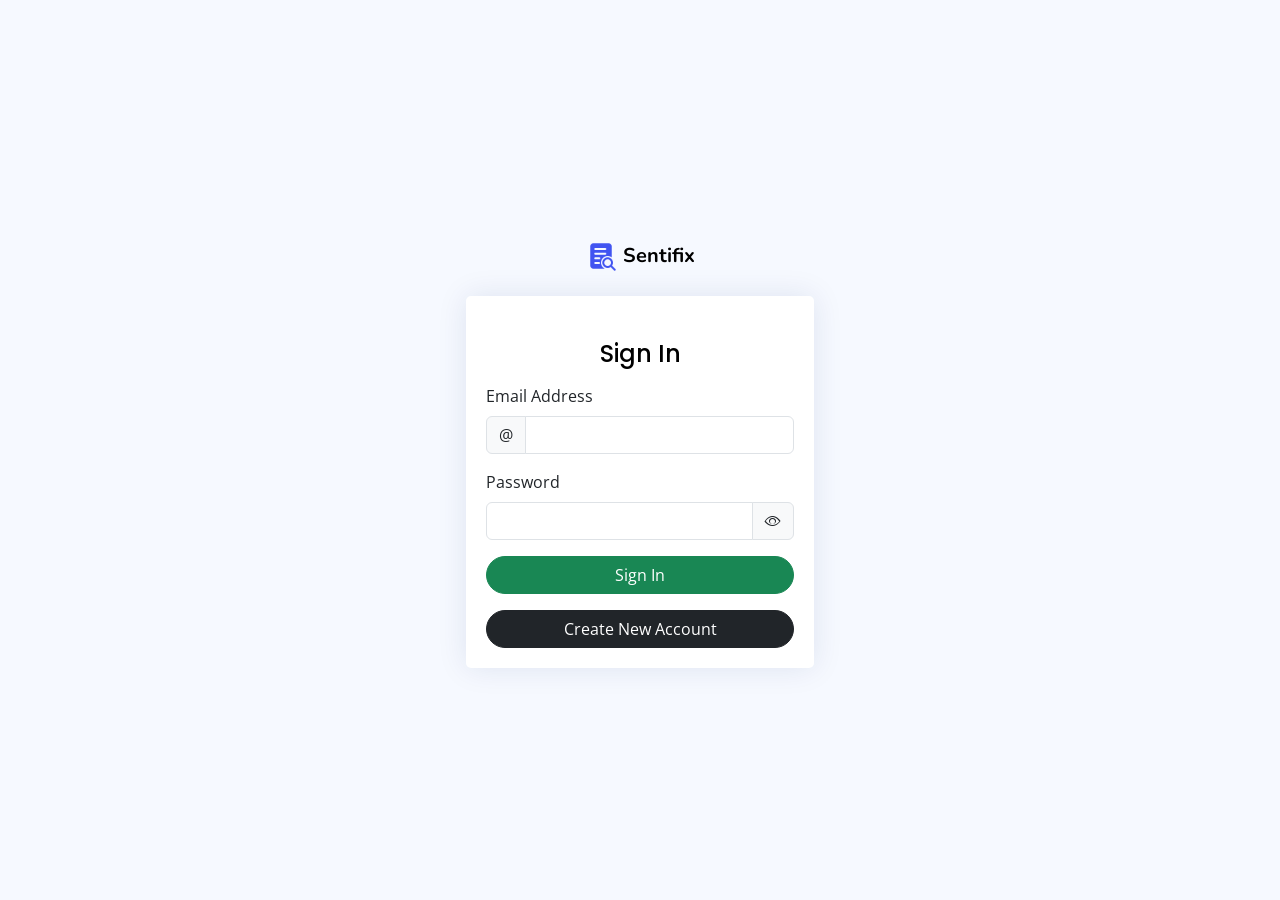
<file: index.html>
<!DOCTYPE html>
<html lang="en">
  <head>
    <meta http-equiv="X-UA-Compatible" content="IE=edge" />
    <meta content="width=device-width, initial-scale=1.0" name="viewport" />

    <title>Login - Sentifix App</title>

    <meta name="author" content="Team Sentifix" />
    <meta name="description" content="BTNG Feedback Sentiment Analysis" />
    <meta
      name="keywords"
      content="BTNG, Basic Training Next Generation, Feedback Sentiment Analysis"
    />

    <!-- Favicons -->
    <link href="assets/img/logo/favicon.png" rel="icon" />
    <link href="assets/img/logo/apple-touch-icon.png" rel="apple-touch-icon" />

    <!-- Google Fonts -->
    <link href="https://fonts.gstatic.com" rel="preconnect" />
    <link
      href="https://fonts.googleapis.com/css?family=Open+Sans:300,300i,400,400i,600,600i,700,700i|Nunito:300,300i,400,400i,600,600i,700,700i|Poppins:300,300i,400,400i,500,500i,600,600i,700,700i"
      rel="stylesheet"
    />

    <!-- Vendor CSS Files -->
    <link
      href="assets/vendor/bootstrap/css/bootstrap.min.css"
      rel="stylesheet"
    />
    <link
      href="assets/vendor/bootstrap-icons/bootstrap-icons.css"
      rel="stylesheet"
    />

    <!-- Template Main CSS File -->
    <link href="assets/css/style.css" rel="stylesheet" />
  </head>

  <body>
    <!-- ======= Main ======= -->
    <main>
      <div class="container">
        <section
          class="section register min-vh-100 d-flex flex-column align-items-center justify-content-center py-4"
        >
          <div class="container">
            <div class="row justify-content-center">
              <div
                class="col-lg-4 col-md-6 d-flex flex-column align-items-center justify-content-center"
              >
                <div class="d-flex justify-content-center py-4">
                  <a
                    href="index.html"
                    class="logo d-flex align-items-center w-auto"
                  >
                    <img src="assets/img/logo/logo.png" alt="" />
                    <span class="d-none d-lg-block">Sentifix</span>
                  </a>
                </div>
                <!-- End Logo -->

                <div class="card mb-3">
                  <div class="card-body">
                    <div class="pt-4 pb-2">
                      <h5 class="card-title text-center pb-0 fs-4">Sign In</h5>
                    </div>

                    <form class="row g-3 needs-validation" novalidate>
                      <div class="col-12">
                        <label for="yourUsername" class="form-label"
                          >Email Address</label
                        >
                        <div class="input-group has-validation">
                          <span class="input-group-text" id="inputGroupPrepend"
                            >@</span
                          >
                          <input
                            type="text"
                            name="username"
                            class="form-control"
                            id="yourUsername"
                            required
                          />
                          <div class="invalid-feedback">
                            Please enter your email address.
                          </div>
                        </div>
                      </div>

                      <div class="col-12">
                        <label for="yourPassword" class="form-label"
                          >Password</label
                        >
                        <div class="input-group has-validation">
                          <input
                            type="password"
                            name="password"
                            class="form-control"
                            id="yourPassword"
                            required
                          />
                          <span
                            class="input-group-text"
                            id="showHidePasswordToggle"
                            onclick="togglePasswordVisibility()"
                          >
                            <i id="showHidePasswordIcon" class="bi bi-eye"></i>
                          </span>
                          <div class="invalid-feedback">
                            Please enter your password.
                          </div>
                        </div>
                      </div>

                      <script>
                        function togglePasswordVisibility() {
                          var passwordInput =
                            document.getElementById("yourPassword");
                          var passwordIcon = document.getElementById(
                            "showHidePasswordIcon"
                          );

                          if (passwordInput.type === "password") {
                            passwordInput.type = "text";
                            passwordIcon.classList.remove("bi-eye");
                            passwordIcon.classList.add("bi-eye-slash");
                          } else {
                            passwordInput.type = "password";
                            passwordIcon.classList.remove("bi-eye-slash");
                            passwordIcon.classList.add("bi-eye");
                          }
                        }
                      </script>

                      <div class="col-12">
                        <button
                          class="btn btn-success rounded-pill w-100"
                          type="button"
                          id="signInButton"
                        >
                          Sign In
                        </button>

                        <script>
                          var signInButton =
                            document.getElementById("signInButton");

                          signInButton.addEventListener("click", function () {
                            window.location.href = "dashboard.html";
                          });
                        </script>
                      </div>
                      <div class="col-12">
                        <button class="btn btn-dark rounded-pill w-100">
                          <a
                            href="register.html"
                            style="text-decoration: none; color: white"
                            >Create New Account</a
                          >
                        </button>
                      </div>
                    </form>
                  </div>
                </div>
              </div>
            </div>
          </div>
        </section>
      </div>
    </main>
    <!-- End Main -->

    <a
      href="#"
      class="back-to-top d-flex align-items-center justify-content-center"
      ><i class="bi bi-arrow-up-short"></i
    ></a>

    <!-- Vendor JS Files -->
    <script src="assets/vendor/bootstrap/js/bootstrap.bundle.min.js"></script>

    <!-- Template Main JS File -->
    <script src="assets/js/main.js"></script>
  </body>
</html>
</file>
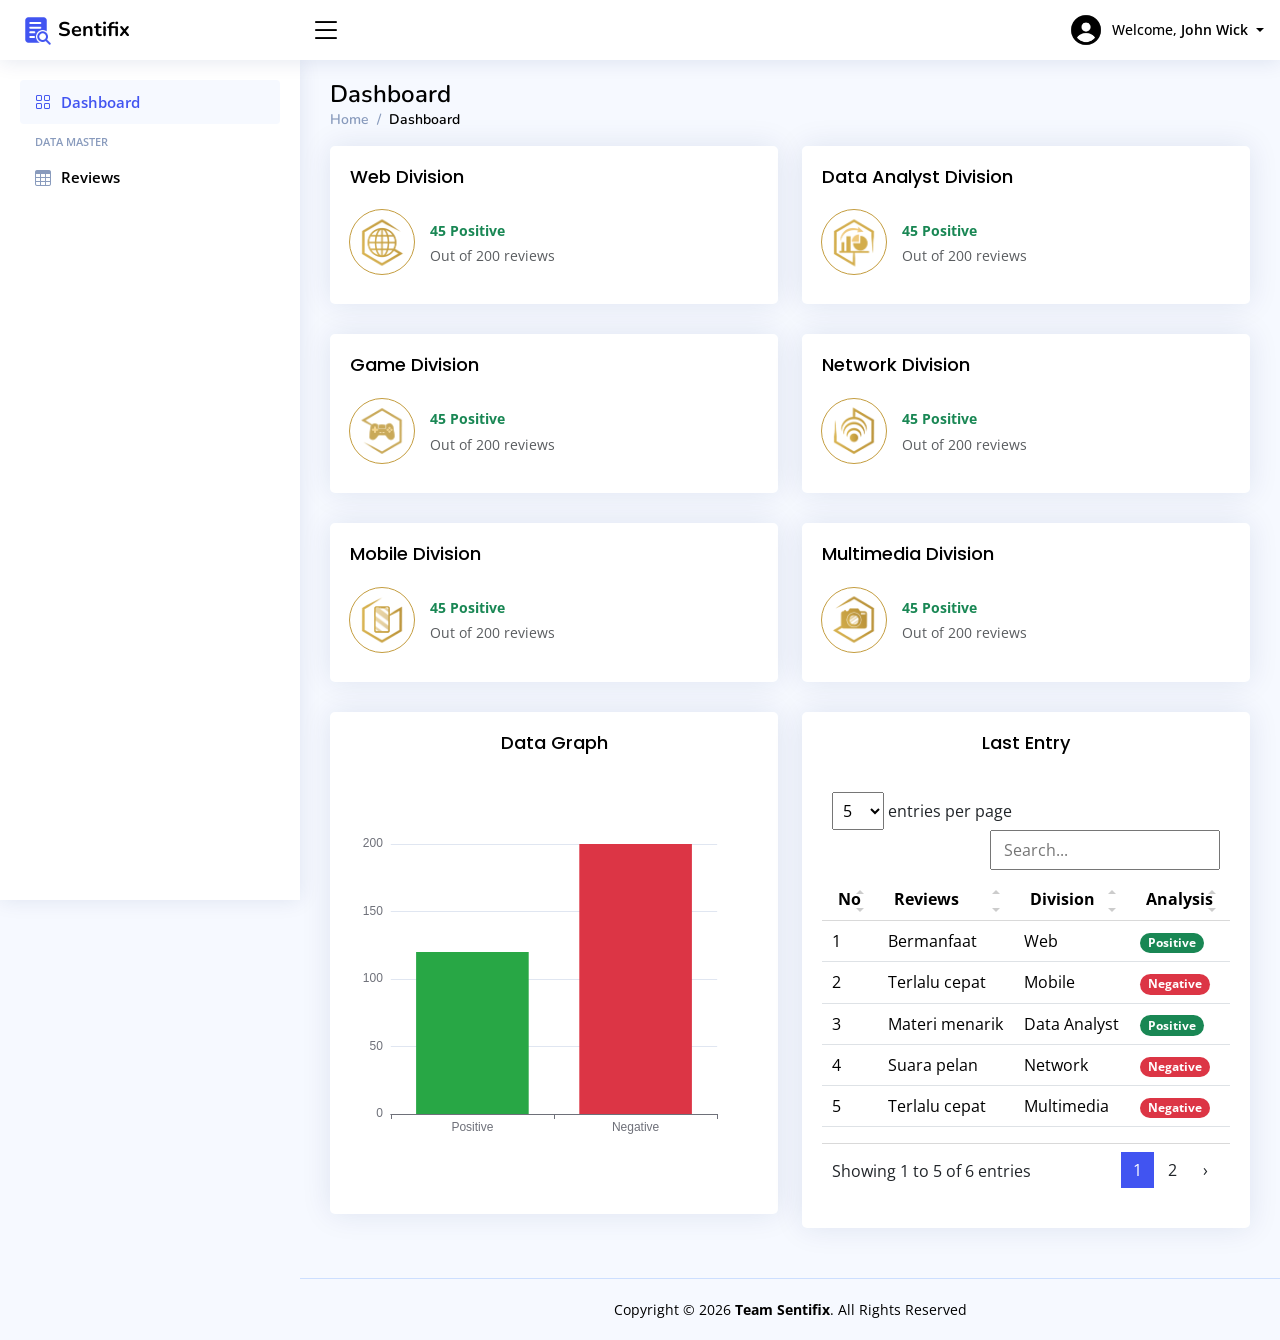
<file: dashboard.html>
<!DOCTYPE html>
<html lang="en">
  <head>
    <meta charset="utf-8" />
    <meta http-equiv="X-UA-Compatible" content="IE=edge" />
    <meta content="width=device-width, initial-scale=1.0" name="viewport" />

    <title>Dashboard</title>

    <meta name="author" content="Team Sentifix" />
    <meta name="description" content="BTNG Feedback Sentiment Analysis" />
    <meta
      name="keywords"
      content="BTNG, Basic Training Next Generation, Feedback Sentiment Analysis"
    />

    <!-- Favicons -->
    <link href="assets/img/logo/favicon.png" rel="icon" />
    <link href="assets/img/logo/apple-touch-icon.png" rel="apple-touch-icon" />

    <!-- Google Fonts -->
    <link href="https://fonts.gstatic.com" rel="preconnect" />
    <link
      href="https://fonts.googleapis.com/css?family=Open+Sans:300,300i,400,400i,600,600i,700,700i|Nunito:300,300i,400,400i,600,600i,700,700i|Poppins:300,300i,400,400i,500,500i,600,600i,700,700i"
      rel="stylesheet"
    />

    <!-- Vendor CSS Files -->
    <link
      href="assets/vendor/bootstrap/css/bootstrap.min.css"
      rel="stylesheet"
    />
    <link
      href="assets/vendor/bootstrap-icons/bootstrap-icons.css"
      rel="stylesheet"
    />
    <link href="assets/vendor/simple-datatables/style.css" rel="stylesheet" />

    <!-- Template Main CSS File -->
    <link href="assets/css/style.css" rel="stylesheet" />
  </head>

  <body>
    <!-- ======= Header ======= -->
    <header id="header" class="header fixed-top d-flex align-items-center">
      <div class="d-flex align-items-center justify-content-between">
        <a href="dashboard.html" class="logo d-flex align-items-center">
          <img src="assets/img/logo/logo.png" alt="" />
          <span class="d-none d-lg-block">Sentifix</span>
        </a>
        <i class="bi bi-list toggle-sidebar-btn"></i>
      </div>
      <!-- End Logo -->

      <nav class="header-nav ms-auto">
        <ul class="d-flex align-items-center">
          <li class="nav-item dropdown pe-3">
            <a
              class="nav-link nav-profile d-flex align-items-center pe-0"
              href="#"
              data-bs-toggle="dropdown"
            >
              <img
                src="assets/img/avatars/admin.png"
                alt="Profile"
                class="rounded-circle"
              />
              <p class="d-none d-md-block dropdown-toggle ps-2 mb-0">
                Welcome,
                <span>John Wick</span>
              </p></a
            ><!-- End Profile Image Icon -->

            <ul
              class="dropdown-menu dropdown-menu-end dropdown-menu-arrow profile"
            >
              <li>
                <a
                  class="dropdown-item d-flex align-items-center"
                  href="index.html"
                >
                  <i class="bi bi-box-arrow-right"></i>
                  <span>Keluar</span>
                </a>
              </li>
            </ul>
            <!-- End Profile Dropdown Items -->
          </li>
          <!-- End Profile Nav -->
        </ul>
      </nav>
      <!-- End Icons Navigation -->
    </header>
    <!-- End Header -->

    <!-- ======= Sidebar ======= -->
    <aside id="sidebar" class="sidebar">
      <ul class="sidebar-nav" id="sidebar-nav">
        <li class="nav-item">
          <a class="nav-link" href="dashboard.html">
            <i class="bi bi-grid"></i>
            <span>Dashboard</span>
          </a>
        </li>
        <!-- End Dashboard Nav -->

        <li class="nav-heading">Data Master</li>

        <li class="nav-item">
          <a class="nav-link collapsed" href="reviews.html">
            <i class="bi bi-table"></i>
            <span>Reviews</span>
          </a>
        </li>
        <!-- End Review Page Nav -->
      </ul>
    </aside>
    <!-- End Sidebar-->

    <!-- ======= Main ======= -->
    <main id="main" class="main">
      <div class="pagetitle">
        <h1>Dashboard</h1>
        <nav>
          <ol class="breadcrumb">
            <li class="breadcrumb-item">
              <a href="dashboard.html">Home</a>
            </li>
            <li class="breadcrumb-item active">Dashboard</li>
          </ol>
        </nav>
      </div>
      <!-- End Page Title -->

      <section class="section dashboard">
        <div class="row">
          <!-- Top side columns -->
          <div class="col-lg-12">
            <div class="row">
              <!-- Web Division Card -->
              <div class="col-xxl-4 col-md-6">
                <div class="card info-card outline-logo">
                  <div class="card-body">
                    <h5 class="card-title">Web Division</h5>
                    <div class="d-flex align-items-center">
                      <div
                        class="card-icon rounded-circle d-flex align-items-center justify-content-center"
                      >
                        <img
                          class="division-icons"
                          src="assets/img/logo/web.png"
                          alt="Web"
                        />
                      </div>
                      <div class="ps-3">
                        <p class="small text-success">45 Positive</p>
                        <span class="text-muted small">Out of 200 reviews</span>
                      </div>
                    </div>
                  </div>
                </div>
              </div>
              <!-- End Web Division Card -->

              <!-- Data Analyst Division Card -->
              <div class="col-xxl-4 col-md-6">
                <div class="card info-card outline-logo">
                  <div class="card-body">
                    <h5 class="card-title">Data Analyst Division</h5>
                    <div class="d-flex align-items-center">
                      <div
                        class="card-icon rounded-circle d-flex align-items-center justify-content-center"
                      >
                        <img
                          class="division-icons"
                          src="assets/img/logo/data-analyst.png"
                          alt="Data Analyst"
                        />
                      </div>
                      <div class="ps-3">
                        <p class="small text-success">45 Positive</p>
                        <span class="text-muted small">Out of 200 reviews</span>
                      </div>
                    </div>
                  </div>
                </div>
              </div>
              <!-- End Data Analyst Division Card -->

              <!-- Game Division Card -->
              <div class="col-xxl-4 col-md-6">
                <div class="card info-card outline-logo">
                  <div class="card-body">
                    <h5 class="card-title">Game Division</h5>
                    <div class="d-flex align-items-center">
                      <div
                        class="card-icon rounded-circle d-flex align-items-center justify-content-center"
                      >
                        <img
                          class="division-icons"
                          src="assets/img/logo/game.png"
                          alt="Game"
                        />
                      </div>
                      <div class="ps-3">
                        <p class="small text-success">45 Positive</p>
                        <span class="text-muted small">Out of 200 reviews</span>
                      </div>
                    </div>
                  </div>
                </div>
              </div>
              <!-- End Game Division Card -->

              <!-- Network Division Card -->
              <div class="col-xxl-4 col-md-6">
                <div class="card info-card outline-logo">
                  <div class="card-body">
                    <h5 class="card-title">Network Division</h5>
                    <div class="d-flex align-items-center">
                      <div
                        class="card-icon rounded-circle d-flex align-items-center justify-content-center"
                      >
                        <img
                          class="division-icons"
                          src="assets/img/logo/network.png"
                          alt="Network"
                        />
                      </div>
                      <div class="ps-3">
                        <p class="small text-success">45 Positive</p>
                        <span class="text-muted small">Out of 200 reviews</span>
                      </div>
                    </div>
                  </div>
                </div>
              </div>
              <!-- End Network Division Card -->

              <!-- Mobile Division Card -->
              <div class="col-xxl-4 col-md-6">
                <div class="card info-card outline-logo">
                  <div class="card-body">
                    <h5 class="card-title">Mobile Division</h5>
                    <div class="d-flex align-items-center">
                      <div
                        class="card-icon rounded-circle d-flex align-items-center justify-content-center"
                      >
                        <img
                          class="division-icons"
                          src="assets/img/logo/mobile.png"
                          alt="Mobile"
                        />
                      </div>
                      <div class="ps-3">
                        <p class="small text-success">45 Positive</p>
                        <span class="text-muted small">Out of 200 reviews</span>
                      </div>
                    </div>
                  </div>
                </div>
              </div>
              <!-- End Mobile Division Card -->

              <!-- Multimedia Division Card -->
              <div class="col-xxl-4 col-md-6">
                <div class="card info-card outline-logo">
                  <div class="card-body">
                    <h5 class="card-title">Multimedia Division</h5>
                    <div class="d-flex align-items-center">
                      <div
                        class="card-icon rounded-circle d-flex align-items-center justify-content-center"
                      >
                        <img
                          class="division-icons"
                          src="assets/img/logo/multimedia.png"
                          alt="Multimedia"
                        />
                      </div>
                      <div class="ps-3">
                        <p class="small text-success">45 Positive</p>
                        <span class="text-muted small">Out of 200 reviews</span>
                      </div>
                    </div>
                  </div>
                </div>
              </div>
              <!-- End Multimedia Division Card -->
            </div>
          </div>
          <!-- End Top side columns -->

          <!-- Bottom side columne -->
          <div class="col-lg-6">
            <div class="card info-card">
              <h5 class="card-title text-center mb-3">Data Graph</h5>
              <div class="card-body">
                <!-- Data Graph -->
                <div
                  id="barChart"
                  style="min-height: 400px"
                  class="echart"
                ></div>
                <script>
                  document.addEventListener("DOMContentLoaded", () => {
                    echarts
                      .init(document.querySelector("#barChart"))
                      .setOption({
                        xAxis: {
                          type: "category",
                          data: ["Positive", "Negative"],
                        },
                        yAxis: {
                          type: "value",
                        },
                        series: [
                          {
                            data: [120, 200, 150, 80, 70, 110, 130],
                            type: "bar",
                            itemStyle: {
                              color: function (params) {
                                if (params.dataIndex === 0) {
                                  return "#28A745";
                                } else {
                                  return "#DC3545";
                                }
                              },
                            },
                          },
                        ],
                      });
                  });
                </script>
                <!-- End Data Graph -->
              </div>
            </div>
          </div>

          <div class="col-lg-6">
            <div class="card info-card">
              <h5 class="card-title text-center mb-3">Last Entry</h5>
              <div class="card-body">
                <!-- Last Entry -->
                <table class="table datatable">
                  <thead>
                    <tr>
                      <th scope="col">No</th>
                      <th scope="col">Reviews</th>
                      <th scope="col">Division</th>
                      <th scope="col">Analysis</th>
                    </tr>
                  </thead>
                  <tbody>
                    <tr>
                      <th scope="row">1</th>
                      <td>Bermanfaat</td>
                      <td>Web</td>
                      <td>
                        <button
                          class="badge rounded-pill text-bg-success border-0"
                        >
                          Positive
                        </button>
                      </td>
                    </tr>
                    <tr>
                      <th scope="row">2</th>
                      <td>Terlalu cepat</td>
                      <td>Mobile</td>
                      <td>
                        <button
                          class="badge rounded-pill text-bg-danger border-0"
                        >
                          Negative
                        </button>
                      </td>
                    </tr>
                    <tr>
                      <th scope="row">3</th>
                      <td>Materi menarik</td>
                      <td>Data Analyst</td>
                      <td>
                        <button
                          class="badge rounded-pill text-bg-success border-0"
                        >
                          Positive
                        </button>
                      </td>
                    </tr>
                    <tr>
                      <th scope="row">4</th>
                      <td>Suara pelan</td>
                      <td>Network</td>
                      <td>
                        <button
                          class="badge rounded-pill text-bg-danger border-0"
                        >
                          Negative
                        </button>
                      </td>
                    </tr>
                    <tr>
                      <th scope="row">5</th>
                      <td>Terlalu cepat</td>
                      <td>Multimedia</td>
                      <td>
                        <button
                          class="badge rounded-pill text-bg-danger border-0"
                        >
                          Negative
                        </button>
                      </td>
                    </tr>
                    <tr>
                      <th scope="row">6</th>
                      <td>Terlalu cepat</td>
                      <td>Game</td>
                      <td>
                        <button
                          class="badge rounded-pill text-bg-danger border-0"
                        >
                          Negative
                        </button>
                      </td>
                    </tr>
                  </tbody>
                </table>
                <!-- End Last Entry -->
              </div>
            </div>
          </div>
          <!-- End Bottom side columne -->
        </div>
      </section>
    </main>
    <!-- End Main -->

    <!-- ======= Footer ======= -->
    <footer id="footer" class="footer">
      <div class="copyright">
        Copyright &copy; <span id="year"></span>
        <strong><span>Team Sentifix</span></strong
        >. All Rights Reserved
      </div>
    </footer>
    <!-- End Footer -->

    <a
      href="#"
      class="back-to-top d-flex align-items-center justify-content-center"
      ><i class="bi bi-arrow-up-short"></i
    ></a>

    <!-- Vendor JS Files -->
    <script src="assets/vendor/bootstrap/js/bootstrap.bundle.min.js"></script>
    <script src="assets/vendor/echarts/echarts.min.js"></script>
    <script src="assets/vendor/simple-datatables/simple-datatables.js"></script>

    <!-- Template Main JS File -->
    <script src="assets/js/main.js"></script>
  </body>
</html>
</file>
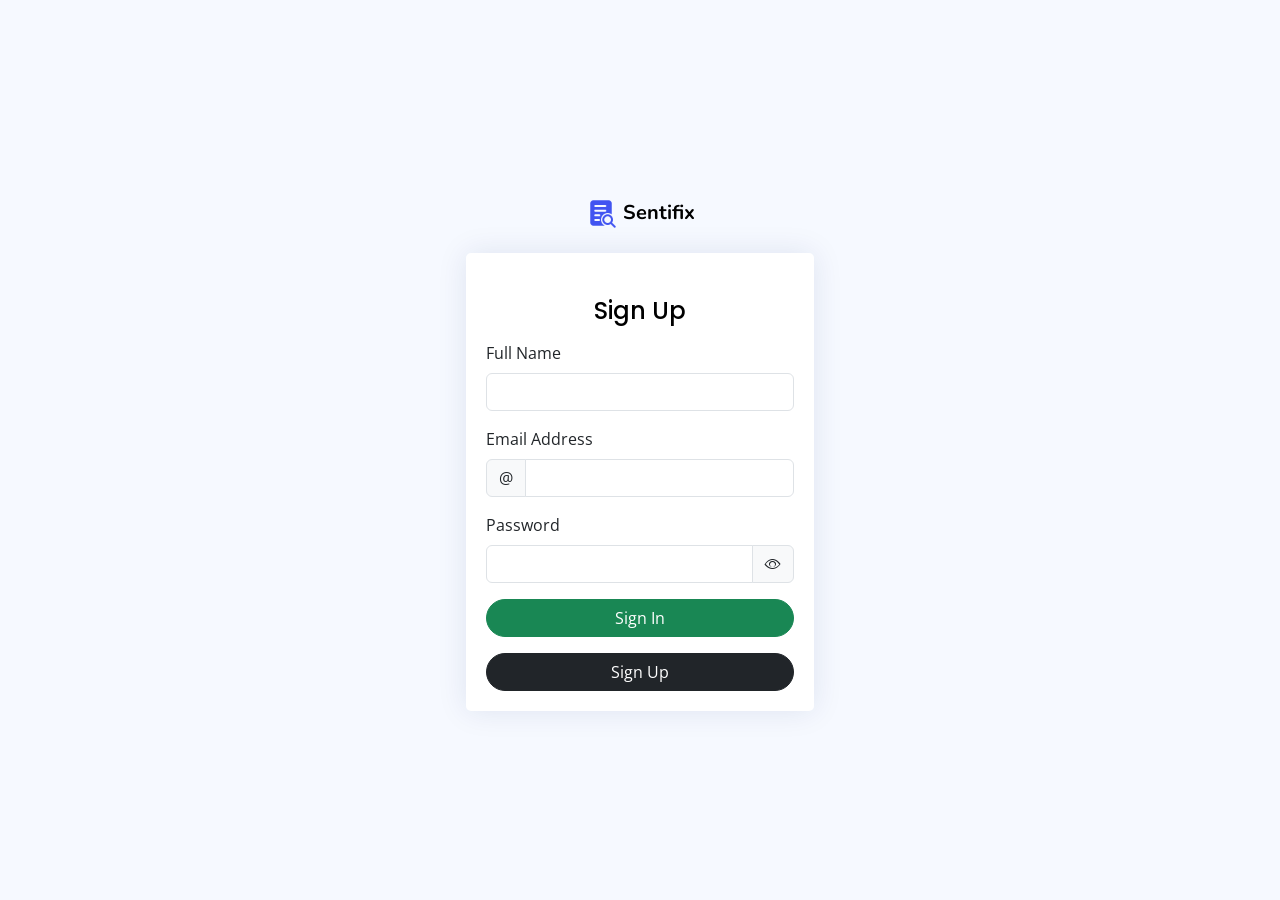
<file: register.html>
<!DOCTYPE html>
<html lang="en">
  <head>
    <meta http-equiv="X-UA-Compatible" content="IE=edge" />
    <meta content="width=device-width, initial-scale=1.0" name="viewport" />

    <title>Sign Up - Sentifix App</title>

    <meta name="author" content="Team Sentifix" />
    <meta name="description" content="BTNG Feedback Sentiment Analysis" />
    <meta
      name="keywords"
      content="BTNG, Basic Training Next Generation, Feedback Sentiment Analysis"
    />

    <!-- Favicons -->
    <link href="assets/img/logo/favicon.png" rel="icon" />
    <link href="assets/img/logo/apple-touch-icon.png" rel="apple-touch-icon" />

    <!-- Google Fonts -->
    <link href="https://fonts.gstatic.com" rel="preconnect" />
    <link
      href="https://fonts.googleapis.com/css?family=Open+Sans:300,300i,400,400i,600,600i,700,700i|Nunito:300,300i,400,400i,600,600i,700,700i|Poppins:300,300i,400,400i,500,500i,600,600i,700,700i"
      rel="stylesheet"
    />

    <!-- Vendor CSS Files -->
    <link
      href="assets/vendor/bootstrap/css/bootstrap.min.css"
      rel="stylesheet"
    />
    <link
      href="assets/vendor/bootstrap-icons/bootstrap-icons.css"
      rel="stylesheet"
    />

    <!-- Template Main CSS File -->
    <link href="assets/css/style.css" rel="stylesheet" />
  </head>

  <body>
    <!-- ======= Main ======= -->
    <main>
      <div class="container">
        <section
          class="section register min-vh-100 d-flex flex-column align-items-center justify-content-center py-4"
        >
          <div class="container">
            <div class="row justify-content-center">
              <div
                class="col-lg-4 col-md-6 d-flex flex-column align-items-center justify-content-center"
              >
                <div class="d-flex justify-content-center py-4">
                  <a
                    href="index.html"
                    class="logo d-flex align-items-center w-auto"
                  >
                    <img src="assets/img/logo/logo.png" alt="" />
                    <span class="d-none d-lg-block">Sentifix</span>
                  </a>
                </div>
                <!-- End Logo -->

                <div class="card mb-3">
                  <div class="card-body">
                    <div class="pt-4 pb-2">
                      <h5 class="card-title text-center pb-0 fs-4">Sign Up</h5>
                    </div>

                    <form class="row g-3 needs-validation" novalidate>
                      <div class="col-12">
                        <label for="yourName" class="form-label"
                          >Full Name</label
                        >
                        <div class="input-group has-validation">
                          <input
                            type="text"
                            name="name"
                            class="form-control"
                            id="yourName"
                            required
                          />
                          <div class="invalid-feedback">
                            Please enter your name.
                          </div>
                        </div>
                      </div>

                      <div class="col-12">
                        <label for="yourEmail" class="form-label"
                          >Email Address</label
                        >
                        <div class="input-group has-validation">
                          <span class="input-group-text" id="inputGroupPrepend"
                            >@</span
                          >
                          <input
                            type="text"
                            name="email"
                            class="form-control"
                            id="yourEmail"
                            required
                          />
                          <div class="invalid-feedback">
                            Please enter your email address.
                          </div>
                        </div>
                      </div>

                      <div class="col-12">
                        <label for="yourPassword" class="form-label"
                          >Password</label
                        >
                        <div class="input-group has-validation">
                          <input
                            type="password"
                            name="password"
                            class="form-control"
                            id="yourPassword"
                            required
                          />
                          <span
                            class="input-group-text"
                            id="showHidePasswordToggle"
                            onclick="togglePasswordVisibility()"
                          >
                            <i id="showHidePasswordIcon" class="bi bi-eye"></i>
                          </span>
                          <div class="invalid-feedback">
                            Please enter your password.
                          </div>
                        </div>
                      </div>

                      <script>
                        function togglePasswordVisibility() {
                          var passwordInput =
                            document.getElementById("yourPassword");
                          var passwordIcon = document.getElementById(
                            "showHidePasswordIcon"
                          );

                          if (passwordInput.type === "password") {
                            passwordInput.type = "text";
                            passwordIcon.classList.remove("bi-eye");
                            passwordIcon.classList.add("bi-eye-slash");
                          } else {
                            passwordInput.type = "password";
                            passwordIcon.classList.remove("bi-eye-slash");
                            passwordIcon.classList.add("bi-eye");
                          }
                        }
                      </script>

                      <div class="col-12">
                        <button
                          class="btn btn-success rounded-pill w-100"
                          type="button"
                          id="signInButton"
                        >
                          Sign In
                        </button>

                        <script>
                          var signInButton =
                            document.getElementById("signInButton");

                          signInButton.addEventListener("click", function () {
                            window.location.href = "dashboard.html";
                          });
                        </script>
                      </div>
                      <div class="col-12">
                        <button class="btn btn-dark rounded-pill w-100">
                          <a
                            href="index.html"
                            style="text-decoration: none; color: white"
                            >Sign Up</a
                          >
                        </button>
                      </div>
                    </form>
                  </div>
                </div>
              </div>
            </div>
          </div>
        </section>
      </div>
    </main>
    <!-- End Main -->

    <a
      href="#"
      class="back-to-top d-flex align-items-center justify-content-center"
      ><i class="bi bi-arrow-up-short"></i
    ></a>

    <!-- Vendor JS Files -->
    <script src="assets/vendor/bootstrap/js/bootstrap.bundle.min.js"></script>

    <!-- Template Main JS File -->
    <script src="assets/js/main.js"></script>
  </body>
</html>
</file>
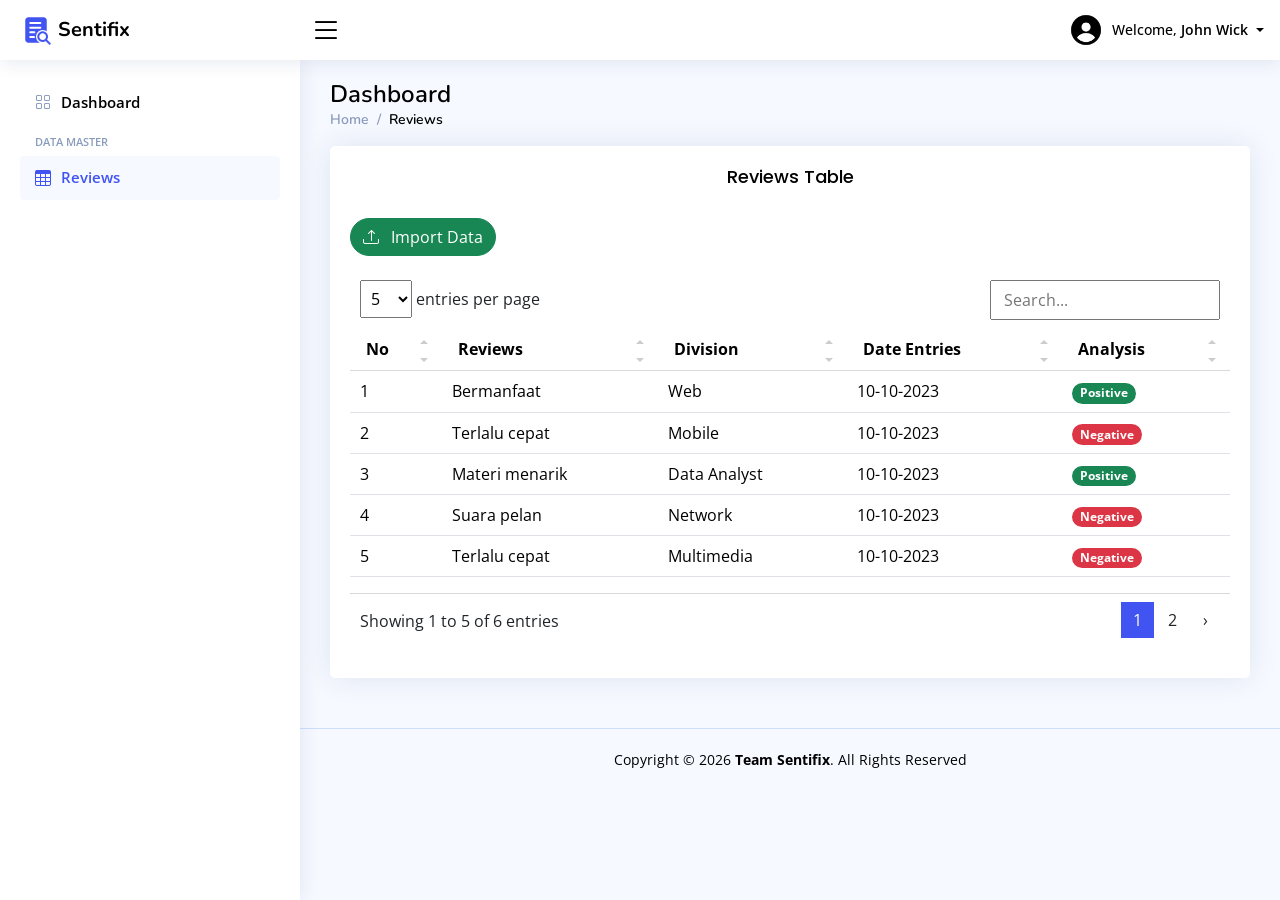
<file: reviews.html>
<!DOCTYPE html>
<html lang="en">
  <head>
    <meta charset="utf-8" />
    <meta http-equiv="X-UA-Compatible" content="IE=edge" />
    <meta content="width=device-width, initial-scale=1.0" name="viewport" />

    <title>Reviews</title>

    <meta name="author" content="Team Sentifix" />
    <meta name="description" content="BTNG Feedback Sentiment Analysis" />
    <meta
      name="keywords"
      content="BTNG, Basic Training Next Generation, Feedback Sentiment Analysis"
    />

    <!-- Favicons -->
    <link href="assets/img/logo/favicon.png" rel="icon" />
    <link href="assets/img/logo/apple-touch-icon.png" rel="apple-touch-icon" />

    <!-- Google Fonts -->
    <link href="https://fonts.gstatic.com" rel="preconnect" />
    <link
      href="https://fonts.googleapis.com/css?family=Open+Sans:300,300i,400,400i,600,600i,700,700i|Nunito:300,300i,400,400i,600,600i,700,700i|Poppins:300,300i,400,400i,500,500i,600,600i,700,700i"
      rel="stylesheet"
    />

    <!-- Vendor CSS Files -->
    <link
      href="assets/vendor/bootstrap/css/bootstrap.min.css"
      rel="stylesheet"
    />
    <link
      href="assets/vendor/bootstrap-icons/bootstrap-icons.css"
      rel="stylesheet"
    />
    <link href="assets/vendor/simple-datatables/style.css" rel="stylesheet" />

    <!-- Template Main CSS File -->
    <link href="assets/css/style.css" rel="stylesheet" />
  </head>

  <body>
    <!-- ======= Header ======= -->
    <header id="header" class="header fixed-top d-flex align-items-center">
      <div class="d-flex align-items-center justify-content-between">
        <a href="dashboard.html" class="logo d-flex align-items-center">
          <img src="assets/img/logo/logo.png" alt="" />
          <span class="d-none d-lg-block">Sentifix</span>
        </a>
        <i class="bi bi-list toggle-sidebar-btn"></i>
      </div>
      <!-- End Logo -->

      <nav class="header-nav ms-auto">
        <ul class="d-flex align-items-center">
          <li class="nav-item dropdown pe-3">
            <a
              class="nav-link nav-profile d-flex align-items-center pe-0"
              href="#"
              data-bs-toggle="dropdown"
            >
              <img
                src="assets/img/avatars/admin.png"
                alt="Profile"
                class="rounded-circle"
              />
              <p class="d-none d-md-block dropdown-toggle ps-2 mb-0">
                Welcome,
                <span>John Wick</span>
              </p></a
            ><!-- End Profile Image Icon -->

            <ul
              class="dropdown-menu dropdown-menu-end dropdown-menu-arrow profile"
            >
              <li>
                <a class="dropdown-item d-flex align-items-center" href="#">
                  <i class="bi bi-box-arrow-right"></i>
                  <span>Keluar</span>
                </a>
              </li>
            </ul>
            <!-- End Profile Dropdown Items -->
          </li>
          <!-- End Profile Nav -->
        </ul>
      </nav>
      <!-- End Icons Navigation -->
    </header>
    <!-- End Header -->

    <!-- ======= Sidebar ======= -->
    <aside id="sidebar" class="sidebar">
      <ul class="sidebar-nav" id="sidebar-nav">
        <li class="nav-item">
          <a class="nav-link collapsed" href="dashboard.html">
            <i class="bi bi-grid"></i>
            <span>Dashboard</span>
          </a>
        </li>
        <!-- End Dashboard Nav -->

        <li class="nav-heading">Data Master</li>

        <li class="nav-item">
          <a class="nav-link" href="reviews.html">
            <i class="bi bi-table"></i>
            <span>Reviews</span>
          </a>
        </li>
        <!-- End Review Page Nav -->
      </ul>
    </aside>
    <!-- End Sidebar-->

    <!-- ======= Main ======= -->
    <main id="main" class="main">
      <div class="pagetitle">
        <h1>Dashboard</h1>
        <nav>
          <ol class="breadcrumb">
            <li class="breadcrumb-item">
              <a href="dashboard.html">Home</a>
            </li>
            <li class="breadcrumb-item active">Reviews</li>
          </ol>
        </nav>
      </div>
      <!-- End Page Title -->

      <section class="section dashboard">
        <div class="row">
          <!-- Reviews columns -->
          <div class="col-lg-12">
            <div class="card info-card">
              <h5 class="card-title text-center mb-3">Reviews Table</h5>
              <div class="card-body">
                <!-- Reviews Table -->
                <input
                  type="file"
                  accept=".xls, .xlsx, .csv"
                  style="display: none"
                  id="fileInput"
                />
                <button
                  class="btn btn-success rounded-pill mb-3"
                  onclick="document.getElementById('fileInput').click();"
                >
                  <i class="bi bi-upload"></i>
                  <span class="ms-2">Import Data</span>
                </button>

                <table class="table datatable">
                  <thead>
                    <tr>
                      <th scope="col">No</th>
                      <th scope="col">Reviews</th>
                      <th scope="col">Division</th>
                      <th scope="col">Date Entries</th>
                      <th scope="col">Analysis</th>
                    </tr>
                  </thead>
                  <tbody>
                    <tr>
                      <th scope="row">1</th>
                      <td>Bermanfaat</td>
                      <td>Web</td>
                      <td>10-10-2023</td>
                      <td>
                        <button
                          class="badge rounded-pill text-bg-success border-0"
                        >
                          Positive
                        </button>
                      </td>
                    </tr>
                    <tr>
                      <th scope="row">2</th>
                      <td>Terlalu cepat</td>
                      <td>Mobile</td>
                      <td>10-10-2023</td>
                      <td>
                        <button
                          class="badge rounded-pill text-bg-danger border-0"
                        >
                          Negative
                        </button>
                      </td>
                    </tr>
                    <tr>
                      <th scope="row">3</th>
                      <td>Materi menarik</td>
                      <td>Data Analyst</td>
                      <td>10-10-2023</td>
                      <td>
                        <button
                          class="badge rounded-pill text-bg-success border-0"
                        >
                          Positive
                        </button>
                      </td>
                    </tr>
                    <tr>
                      <th scope="row">4</th>
                      <td>Suara pelan</td>
                      <td>Network</td>
                      <td>10-10-2023</td>
                      <td>
                        <button
                          class="badge rounded-pill text-bg-danger border-0"
                        >
                          Negative
                        </button>
                      </td>
                    </tr>
                    <tr>
                      <th scope="row">5</th>
                      <td>Terlalu cepat</td>
                      <td>Multimedia</td>
                      <td>10-10-2023</td>
                      <td>
                        <button
                          class="badge rounded-pill text-bg-danger border-0"
                        >
                          Negative
                        </button>
                      </td>
                    </tr>
                    <tr>
                      <th scope="row">6</th>
                      <td>Terlalu cepat</td>
                      <td>Game</td>
                      <td>10-10-2023</td>
                      <td>
                        <button
                          class="badge rounded-pill text-bg-danger border-0"
                        >
                          Negative
                        </button>
                      </td>
                    </tr>
                  </tbody>
                </table>
                <!-- End Reviews Table -->
              </div>
            </div>
          </div>
          <!-- End Reviews columne -->
        </div>
      </section>
    </main>
    <!-- End Main -->

    <!-- ======= Footer ======= -->
    <footer id="footer" class="footer">
      <div class="copyright">
        Copyright &copy; <span id="year"></span>
        <strong><span>Team Sentifix</span></strong
        >. All Rights Reserved
      </div>
    </footer>
    <!-- End Footer -->

    <a
      href="#"
      class="back-to-top d-flex align-items-center justify-content-center"
      ><i class="bi bi-arrow-up-short"></i
    ></a>

    <!-- Vendor JS Files -->
    <script src="assets/vendor/bootstrap/js/bootstrap.bundle.min.js"></script>
    <script src="assets/vendor/simple-datatables/simple-datatables.js"></script>

    <!-- Template Main JS File -->
    <script src="assets/js/main.js"></script>
  </body>
</html>
</file>
<file: assets/css/style.css>
/*--------------------------------------------------------------
# General
--------------------------------------------------------------*/
:root {
  scroll-behavior: smooth;
}

body {
  font-family: "Open Sans", sans-serif;
  background: #f6f9ff;
  color: #444444;
}

a {
  color: #4154f1;
  text-decoration: none;
}

a:hover {
  color: #717ff5;
  text-decoration: none;
}

p {
  font-size: 15px;
  font-weight: bold;
  line-height: 1.8em;
  margin-bottom: 0;
}

h1,
h2,
h3,
h4,
h5,
h6 {
  font-family: "Nunito", sans-serif;
}

img {
  max-width: 120%;
}

/*--------------------------------------------------------------
# Main
--------------------------------------------------------------*/
#main {
  margin-top: 60px;
  padding: 20px 30px;
  transition: all 0.3s;
}

@media (max-width: 1199px) {
  #main {
    padding: 20px;
  }
}

/*--------------------------------------------------------------
# Page Title
--------------------------------------------------------------*/
.pagetitle {
  margin-bottom: 10px;
}

.pagetitle h1 {
  font-size: 24px;
  margin-bottom: 0;
  font-weight: 600;
  color: #000000;
}

/*--------------------------------------------------------------
# Back to top button
--------------------------------------------------------------*/
.back-to-top {
  position: fixed;
  visibility: hidden;
  opacity: 0;
  right: 15px;
  bottom: 15px;
  z-index: 99999;
  background: #4154f1;
  width: 40px;
  height: 40px;
  border-radius: 4px;
  transition: all 0.4s;
}

.back-to-top i {
  font-size: 24px;
  color: #fff;
  line-height: 0;
}

.back-to-top:hover {
  background: #6776f4;
  color: #fff;
}

.back-to-top.active {
  visibility: visible;
  opacity: 1;
}

/*--------------------------------------------------------------
# Override some default Bootstrap stylings
--------------------------------------------------------------*/
/* Dropdown menus */
.dropdown-menu {
  border-radius: 4px;
  padding: 10px 0;
  animation-name: dropdown-animate;
  animation-duration: 0.2s;
  animation-fill-mode: both;
  border: 0;
  box-shadow: 0 5px 30px 0 rgba(82, 63, 105, 0.2);
}

.dropdown-menu .dropdown-header,
.dropdown-menu .dropdown-footer {
  text-align: center;
  font-size: 15px;
  padding: 10px 25px;
}

.dropdown-menu .dropdown-footer a {
  color: #444444;
  text-decoration: underline;
}

.dropdown-menu .dropdown-footer a:hover {
  text-decoration: none;
}

.dropdown-menu .dropdown-divider {
  color: #a5c5fe;
  margin: 0;
}

.dropdown-menu .dropdown-item {
  font-size: 14px;
  padding: 10px 15px;
  transition: 0.3s;
}

.dropdown-menu .dropdown-item i {
  margin-right: 10px;
  font-size: 18px;
  line-height: 0;
}

.dropdown-menu .dropdown-item:hover {
  background-color: #f6f9ff;
}

@media (min-width: 768px) {
  .dropdown-menu-arrow::before {
    content: "";
    width: 13px;
    height: 13px;
    background: #fff;
    position: absolute;
    top: -7px;
    right: 20px;
    transform: rotate(45deg);
    border-top: 1px solid #eaedf1;
    border-left: 1px solid #eaedf1;
  }
}

@keyframes dropdown-animate {
  0% {
    opacity: 0;
  }

  100% {
    opacity: 1;
  }

  0% {
    opacity: 0;
  }
}

/* Card */
.card {
  margin-bottom: 30px;
  border: none;
  border-radius: 5px;
  box-shadow: 0px 0 30px rgba(1, 41, 112, 0.1);
}

.card-header,
.card-footer {
  border-color: #ebeef4;
  background-color: #fff;
  color: #798eb3;
  padding: 15px;
}

.card-title {
  padding: 20px 0 15px 0;
  font-size: 18px;
  font-weight: 500;
  color: #000000;
  font-family: "Poppins", sans-serif;
}

.card-title span {
  color: #899bbd;
  font-size: 14px;
  font-weight: 400;
}

.card-body {
  padding: 0 20px 20px 20px;
}

.card-img-overlay {
  background-color: rgba(255, 255, 255, 0.6);
}

/* Breadcrumbs */
.breadcrumb {
  font-size: 14px;
  font-family: "Nunito", sans-serif;
  color: #899bbd;
  font-weight: 600;
}

.breadcrumb a {
  color: #899bbd;
  transition: 0.3s;
}

.breadcrumb a:hover {
  color: #000000;
}

.breadcrumb .breadcrumb-item::before {
  color: #899bbd;
}

.breadcrumb .active {
  color: #000000;
  font-weight: 600;
}

/*--------------------------------------------------------------
# Header
--------------------------------------------------------------*/
.logo {
  line-height: 1;
}

@media (min-width: 1200px) {
  .logo {
    width: 280px;
  }
}

.logo img {
  max-height: 32px;
  margin-right: 6px;
}

.logo span {
  font-size: 20px;
  font-weight: 700;
  color: #000000;
  font-family: "Nunito", sans-serif;
}

.header {
  transition: all 0.5s;
  z-index: 997;
  height: 60px;
  box-shadow: 0px 2px 20px rgba(1, 41, 112, 0.1);
  background-color: #fff;
  padding-left: 20px;
}

.header .toggle-sidebar-btn {
  font-size: 32px;
  padding-left: 10px;
  cursor: pointer;
  color: #000000;
}

/*--------------------------------------------------------------
# Header Nav
--------------------------------------------------------------*/
.header-nav ul {
  list-style: none;
}

.header-nav > ul {
  margin: 0;
  padding: 0;
}

.header-nav .nav-icon {
  font-size: 22px;
  color: #000000;
  margin-right: 25px;
  position: relative;
}

.header-nav .nav-profile {
  color: #000000;
}

.header-nav .nav-profile img {
  max-height: 36px;
}

.header-nav .nav-profile p {
  font-size: 14px;
  font-weight: 500;
}

.header-nav .nav-profile span {
  font-size: 14px;
  font-weight: 600;
}

.header-nav .profile {
  min-width: 240px;
  padding-bottom: 0;
  top: 8px !important;
}

.header-nav .profile .dropdown-header h6 {
  font-size: 18px;
  margin-bottom: 0;
  font-weight: 600;
  color: #444444;
}

.header-nav .profile .dropdown-header span {
  font-size: 14px;
}

.header-nav .profile .dropdown-item {
  font-size: 14px;
  padding: 10px 15px;
  transition: 0.3s;
}

.header-nav .profile .dropdown-item i {
  margin-right: 10px;
  font-size: 18px;
  line-height: 0;
}

.header-nav .profile .dropdown-item:hover {
  background-color: #f6f9ff;
}

/*--------------------------------------------------------------
# Sidebar
--------------------------------------------------------------*/
.sidebar {
  position: fixed;
  top: 60px;
  left: 0;
  bottom: 0;
  width: 300px;
  z-index: 996;
  transition: all 0.3s;
  padding: 20px;
  overflow-y: auto;
  scrollbar-width: thin;
  scrollbar-color: #aab7cf transparent;
  box-shadow: 0px 0px 20px rgba(1, 41, 112, 0.1);
  background-color: #fff;
}

@media (max-width: 1199px) {
  .sidebar {
    left: -300px;
  }
}

.sidebar::-webkit-scrollbar {
  width: 5px;
  height: 8px;
  background-color: #fff;
}

.sidebar::-webkit-scrollbar-thumb {
  background-color: #aab7cf;
}

@media (min-width: 1200px) {
  #main,
  #footer {
    margin-left: 300px;
  }
}

@media (max-width: 1199px) {
  .toggle-sidebar .sidebar {
    left: 0;
  }
}

@media (min-width: 1200px) {
  .toggle-sidebar #main,
  .toggle-sidebar #footer {
    margin-left: 0;
  }

  .toggle-sidebar .sidebar {
    left: -300px;
  }
}

.sidebar-nav {
  padding: 0;
  margin: 0;
  list-style: none;
}

.sidebar-nav li {
  padding: 0;
  margin: 0;
  list-style: none;
}

.sidebar-nav .nav-item {
  margin-bottom: 5px;
}

.sidebar-nav .nav-heading {
  font-size: 11px;
  text-transform: uppercase;
  color: #899bbd;
  font-weight: 600;
  margin: 10px 0 5px 15px;
}

.sidebar-nav .nav-link {
  display: flex;
  align-items: center;
  font-size: 15px;
  font-weight: 600;
  color: #4154f1;
  transition: 0.3;
  background: #f6f9ff;
  padding: 10px 15px;
  border-radius: 4px;
}

.sidebar-nav .nav-link i {
  font-size: 16px;
  margin-right: 10px;
  color: #4154f1;
}

.sidebar-nav .nav-link.collapsed {
  color: #000000;
  background: #fff;
}

.sidebar-nav .nav-link.collapsed i {
  color: #899bbd;
}

.sidebar-nav .nav-link:hover {
  color: #4154f1;
  background: #f6f9ff;
}

.sidebar-nav .nav-link:hover i {
  color: #4154f1;
}

.sidebar-nav .nav-link .bi-chevron-down {
  margin-right: 0;
  transition: transform 0.2s ease-in-out;
}

.sidebar-nav .nav-link:not(.collapsed) .bi-chevron-down {
  transform: rotate(180deg);
}

.sidebar-nav .nav-content {
  padding: 5px 0 0 0;
  margin: 0;
  list-style: none;
}

.sidebar-nav .nav-content a {
  display: flex;
  align-items: center;
  font-size: 14px;
  font-weight: 600;
  color: #000000;
  transition: 0.3;
  padding: 10px 0 10px 40px;
  transition: 0.3s;
}

.sidebar-nav .nav-content a i {
  font-size: 6px;
  margin-right: 8px;
  line-height: 0;
  border-radius: 50%;
}

.sidebar-nav .nav-content a:hover,
.sidebar-nav .nav-content a.active {
  color: #4154f1;
}

.sidebar-nav .nav-content a.active i {
  background-color: #4154f1;
}

/*--------------------------------------------------------------
# Dashboard
--------------------------------------------------------------*/
/* Info Cards */
.dashboard .info-card {
  padding-bottom: 10px;
}

.dashboard .info-card h6 {
  font-size: 28px;
  color: #000000;
  font-weight: 700;
  margin: 0;
  padding: 0;
}

.dashboard .card-icon {
  font-size: 32px;
  line-height: 0;
  width: 64px;
  height: 64px;
  flex-shrink: 0;
  flex-grow: 0;
}

.dashboard .outline-logo .card-icon {
  outline: 1px solid #c49d3f;
}

/*--------------------------------------------------------------
# Footer
--------------------------------------------------------------*/
.footer {
  padding: 20px 0;
  font-size: 14px;
  transition: all 0.3s;
  border-top: 1px solid #cddfff;
}

.footer .copyright {
  text-align: center;
  color: #000000;
}
</file>
<file: assets/vendor/simple-datatables/style.css>
.datatable-wrapper.no-header .datatable-container {
  border-top: 1px solid #d9d9d9;
}

.datatable-wrapper.no-footer .datatable-container {
  border-bottom: 1px solid #d9d9d9;
}

.datatable-top,
.datatable-bottom {
  padding: 8px 10px;
}

.datatable-top > nav:first-child,
.datatable-top > div:first-child,
.datatable-bottom > nav:first-child,
.datatable-bottom > div:first-child {
  float: left;
}

.datatable-top > nav:last-child,
.datatable-top > div:not(first-child),
.datatable-bottom > nav:last-child,
.datatable-bottom > div:last-child {
  float: right;
}

.datatable-selector {
  padding: 6px;
}

.datatable-input {
  padding: 6px 12px;
}

.datatable-info {
  margin: 7px 0;
}

/* PAGER */
.datatable-pagination ul {
  margin: 0;
  padding-left: 0;
}

.datatable-pagination li {
  list-style: none;
  float: left;
}

.datatable-pagination li.datatable-hidden {
  visibility: hidden;
}

.datatable-pagination a,
.datatable-pagination button {
  border: 1px solid transparent;
  float: left;
  margin-left: 2px;
  padding: 6px 12px;
  position: relative;
  text-decoration: none;
  color: #333;
  cursor: pointer;
}

.datatable-pagination a:hover,
.datatable-pagination button:hover {
  background-color: #4154f1;
	color: #fff;
}

.datatable-pagination .datatable-active a,
.datatable-pagination .datatable-active a:focus,
.datatable-pagination .datatable-active a:hover,
.datatable-pagination .datatable-active button,
.datatable-pagination .datatable-active button:focus,
.datatable-pagination .datatable-active button:hover {
  background-color: #4154f1;
  cursor: default;
	color: #fff;
}

.datatable-pagination .datatable-ellipsis a,
.datatable-pagination .datatable-disabled a,
.datatable-pagination .datatable-disabled a:focus,
.datatable-pagination .datatable-disabled a:hover,
.datatable-pagination .datatable-ellipsis button,
.datatable-pagination .datatable-disabled button,
.datatable-pagination .datatable-disabled button:focus,
.datatable-pagination .datatable-disabled button:hover {
  pointer-events: none;
  cursor: default;
}

.datatable-pagination .datatable-disabled a,
.datatable-pagination .datatable-disabled a:focus,
.datatable-pagination .datatable-disabled a:hover,
.datatable-pagination .datatable-disabled button,
.datatable-pagination .datatable-disabled button:focus,
.datatable-pagination .datatable-disabled button:hover {
  cursor: not-allowed;
  opacity: 0.4;
}

.datatable-pagination .datatable-pagination a,
.datatable-pagination .datatable-pagination button {
  font-weight: bold;
}

/* TABLE */
.datatable-table {
  max-width: 100%;
  width: 100%;
  border-spacing: 0;
  border-collapse: separate;
}

.datatable-table > tbody > tr > td,
.datatable-table > tbody > tr > th,
.datatable-table > tfoot > tr > td,
.datatable-table > tfoot > tr > th,
.datatable-table > thead > tr > td,
.datatable-table > thead > tr > th {
  vertical-align: top;
	  padding: 8px 10px;
		}
		
		.datatable-table > thead > tr > th {
		  vertical-align: bottom;
			  text-align: left;
				  border-bottom: 1px solid #d9d9d9;
					}
					
					.datatable-table > tfoot > tr > th {
					  vertical-align: bottom;
						  text-align: left;
							  border-top: 1px solid #d9d9d9;
								}
								
								.datatable-table th {
								  vertical-align: bottom;
									  text-align: left;
										}
										
										.datatable-table th a {
										  text-decoration: none;
											  color: inherit;
												}
												
												.datatable-table th button,
												.datatable-pagination-list button {
												  color: inherit;
													  border: 0;
														  background-color: inherit;
															  cursor: pointer;
																  text-align: inherit;
																	  font-weight: inherit;
																		  font-size: inherit;
																			}
																			
																			.datatable-sorter,
																			.datatable-filter {
																			  display: inline-block;
																				  height: 100%;
																					  position: relative;
																						  width: 100%;
																							}
																							
																							.datatable-sorter::before,
																							.datatable-sorter::after {
																							  content: "";
																								  height: 0;
																									  width: 0;
																										  position: absolute;
																											  right: 4px;
																												  border-left: 4px solid transparent;
																													  border-right: 4px solid transparent;
																														  opacity: 0.2;
																															}
																															
																															.datatable-sorter::before {
																															  border-top: 4px solid #000;
																																  bottom: 0px;
																																	}
																																	
																																	.datatable-sorter::after {
																																	  border-bottom: 4px solid #000;
																																		  border-top: 4px solid transparent;
																																			  top: 0px;
																																				}
																																				
																																				.datatable-ascending .datatable-sorter::after,
																																				.datatable-descending .datatable-sorter::before,
																																				.datatable-ascending .datatable-filter::after,
																																				.datatable-descending .datatable-filter::before {
																																				  opacity: 0.6;
																																					}
																																					
																																					.datatable-filter::before {
																																					  content: "";
																																						  position: absolute;
																																							  right: 4px;
																																								  opacity: 0.2;
																																									  width: 0;
																																										  height: 0;
																																											  border-left: 7px solid transparent;
																																												  border-right: 7px solid transparent;
																																													  border-radius: 50%;
																																														  border-top: 10px solid #000;
																																															  top: 25%;
																																																}
																																																
																																																.datatable-filter-active .datatable-filter::before {
																																																  opacity: 0.6;
																																																	}
																																																	
																																																	.datatable-empty {
																																																	  text-align: center;
																																																		}
																																																		
																																																		.datatable-top::after,
																																																		.datatable-bottom::after {
																																																		  clear: both;
																																																			  content: " ";
																																																				  display: table;
																																																					}
																																																					
																																																					table.datatable-table:focus tr.datatable-cursor > td:first-child {
																																																					  border-left: 3px blue solid;
																																																						}
																																																						
																																																						table.datatable-table:focus {
																																																						  outline: solid 1px black;
																																																							  outline-offset: -1px;
																																																								}
																																																								}

.datatable-table > tbody > tr > td,
.datatable-table > tbody > tr > th,
.datatable-table > tfoot > tr > td,
.datatable-table > tfoot > tr > th,
.datatable-table > thead > tr > td,
.datatable-table > thead > tr > th {
  vertical-align: top;
  padding: 8px 10px;
}

.datatable-table > thead > tr > th {
  vertical-align: bottom;
  text-align: left;
  border-bottom: 1px solid #d9d9d9;
}

.datatable-table > tfoot > tr > th {
  vertical-align: bottom;
  text-align: left;
  border-top: 1px solid #d9d9d9;
}

.datatable-table th {
  vertical-align: bottom;
  text-align: left;
}

.datatable-table th a {
  text-decoration: none;
  color: inherit;
}

.datatable-table th button,
.datatable-pagination-list button {
  color: inherit;
  border: 0;
  background-color: inherit;
  cursor: pointer;
  text-align: inherit;
  font-weight: inherit;
  font-size: inherit;
}

.datatable-sorter,
.datatable-filter {
  display: inline-block;
  height: 100%;
  position: relative;
  width: 100%;
}

.datatable-sorter::before,
.datatable-sorter::after {
  content: "";
  height: 0;
  width: 0;
  position: absolute;
  right: 4px;
  border-left: 4px solid transparent;
  border-right: 4px solid transparent;
  opacity: 0.2;
}

.datatable-sorter::before {
  border-top: 4px solid #000;
  bottom: 0px;
}

.datatable-sorter::after {
  border-bottom: 4px solid #000;
  border-top: 4px solid transparent;
  top: 0px;
}

.datatable-ascending .datatable-sorter::after,
.datatable-descending .datatable-sorter::before,
.datatable-ascending .datatable-filter::after,
.datatable-descending .datatable-filter::before {
  opacity: 0.6;
}

.datatable-filter::before {
  content: "";
  position: absolute;
  right: 4px;
  opacity: 0.2;
  width: 0;
  height: 0;
  border-left: 7px solid transparent;
  border-right: 7px solid transparent;
  border-radius: 50%;
  border-top: 10px solid #000;
  top: 25%;
}

.datatable-filter-active .datatable-filter::before {
  opacity: 0.6;
}

.datatable-empty {
  text-align: center;
}

.datatable-top::after,
.datatable-bottom::after {
  clear: both;
  content: " ";
  display: table;
}

table.datatable-table:focus tr.datatable-cursor > td:first-child {
  border-left: 3px blue solid;
}

table.datatable-table:focus {
  outline: solid 1px black;
  outline-offset: -1px;
}
</file>
